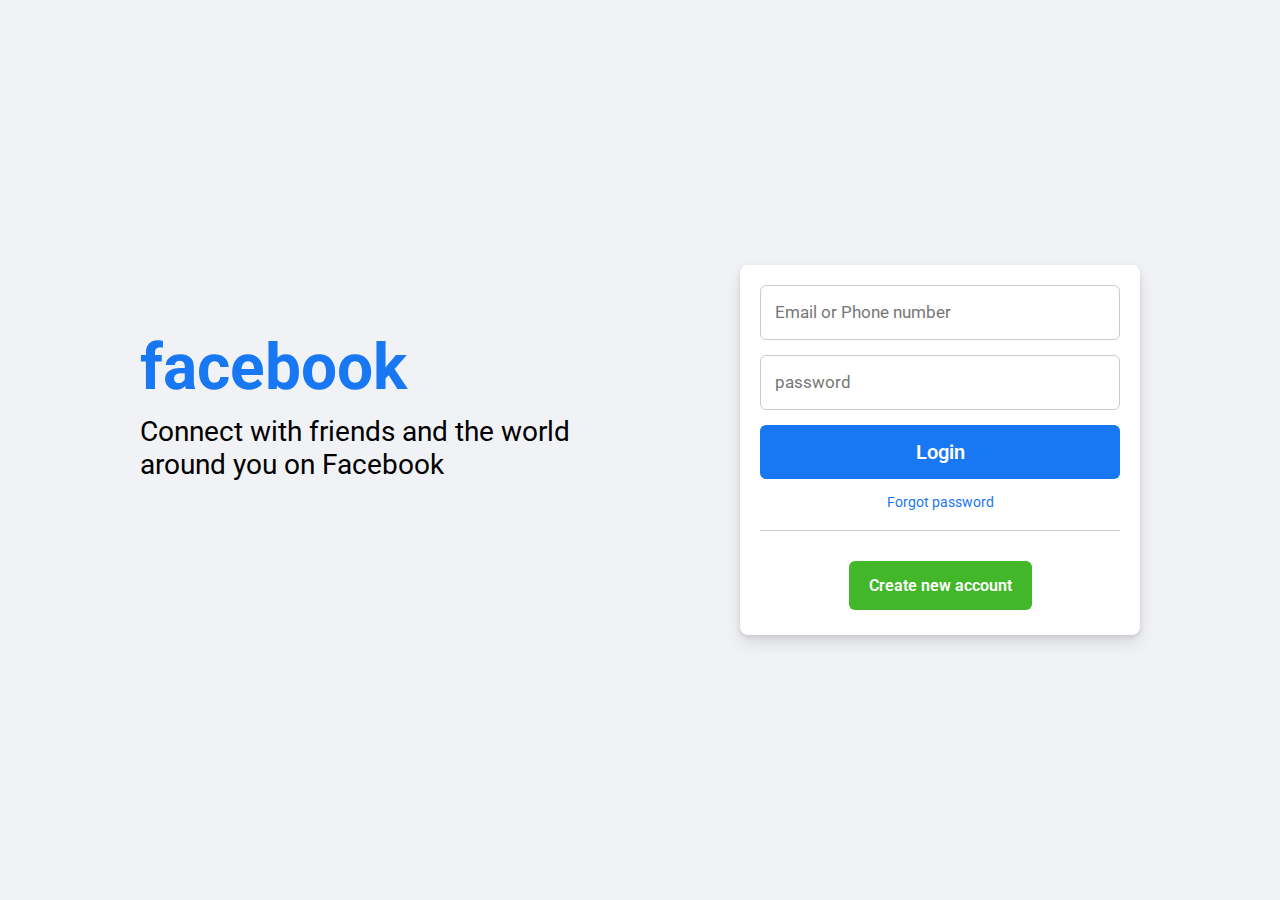
<file: website fb/index.html>
<!DOCTYPE html>
<html lang="en">
<head>
    <meta charset="UTF-8">
    <meta name="viewport" content="width=device-width, initial-scale=1.0">
    <title>Facebook Login page</title>
    <link rel="stylesheet" href="style.css">
</head>
<body>
    <div class="container flex">
      <div class="facebook-page flex">
        <div class="text">
            <h1>facebook</h1>
            <p>Connect with friends and the world</p>
            <p>around you on Facebook</p>
        </div>
        <form action="#">
            <input type="email" placeholder="Email or Phone number" required>
            <input type="password" placeholder="password" required>
            <div class="link">
                <button type="submit" class="login">Login</button>
                 <a href="#" class="forgot">Forgot password</a>
            </div>
            <hr>
            <div class="button">
                <a href="#">Create new account</a>
            </div>
        </form>
      </div>  
    </div>
    
</body>
</html>
</file>
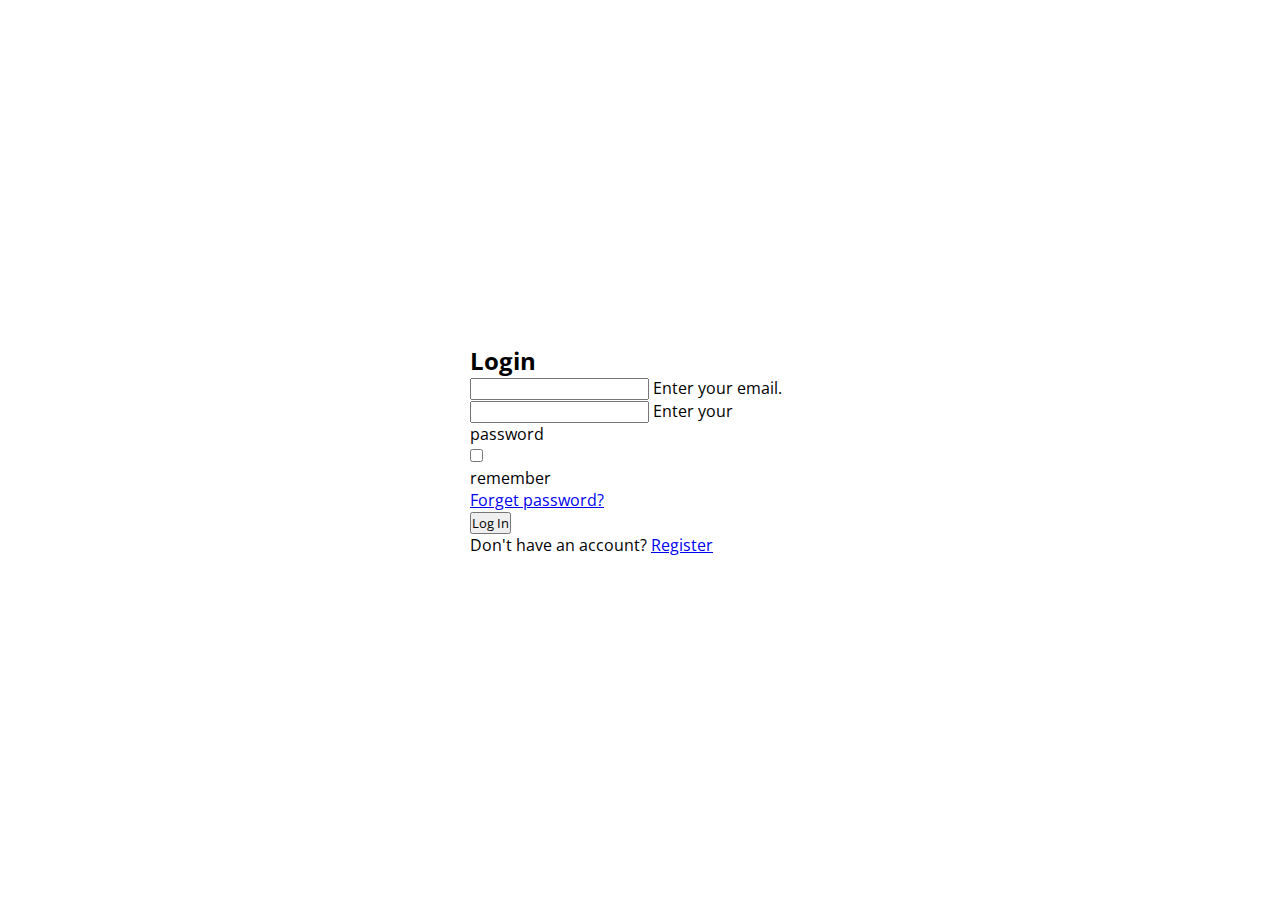
<file: website fb/glassmorphism/index.html>
<!DOCTYPE html>
<html lang="en">
<head>
    <meta charset="UTF-8">
    <meta name="viewport" content="width=device-width, initial-scale=1.0">
    <title>glassmorphism Login Form 
    </title>
    <link rel="stylesheet" href="style.css">
</head>
<body>
   <div class="wrapper">
    <form action="#">
        <h2>Login</h2>
        <div class="input-field">
            <input type="text" required>
            <label>Enter your email.</label>

        </div>
        <div class="input-field">
            <input type="password"required>
            <label>Enter your password</label>
        </div>
        <div class="forget">
            <label for="remember">
                <input type="checkbox" id="remember">
                <p>remember</p>
            </label>
            <a href="#">Forget password?</a>
        </div>
        <button type="Submit">Log In</button>
        <div class="register">
            <p>Don't have an account? <a href="#">Register</a></p>
        </div>
    </form>
   </div>    
</body>
</html>
</file>
<file: website fb/style.css>
@import url('https://fonts.googleapis.com/css2?family=Roboto:wght@300;400;500;700&display=swap');

*{
    margin: 0;
    padding: 0;
    box-sizing: border-box;
    font-family: 'Roboto',sans-serif;
}
.flex{
    display: flex;
    align-items: center;
    
}
.container{
    padding: 0 15px;
    
    min-height: 100vh;
    justify-content: center;
    background: #f0f2f5; 
}
.facebook-page{
    justify-content: space-between;
    max-width: 1000px;
    width: 100%;
   

}
.facebook-page .text{
    margin-bottom: 90px;
    background-color: blac;
}
.facebook-page h1{
    color: #1877f2;
    font-size: 4rem;
    margin-bottom: 10px;
}
.facebook-page p {
    font-size: 1.75rem;
    white-space: nowrap;
}
form{
    display: flex;
    flex-direction: column;
    background: #fff;
    border-radius: 8px;
    padding: 20px;
    box-shadow: 0 2px 4px rgba(0,0,0,0.1),
    0 8px 16px rgba(0,0,0,0.1);
    max-width: 400px;
    width: 100%;
}
form input {
    height: 55px;
    width: 100%;
    border: 1px solid #ccc;
    border-radius: 6px;
    margin-bottom: 15px;
    font-size: 1rem;
    padding: 0 14px;
}
form input:focus {
     outline: none;
     border-color: aqua;
}
::placeholder{
    color: #777;
    font-size: 1.063rem;
}
.link{
    display: flex;
    flex-direction: column;
    text-align: center;
    gap: 15px;
}
.link .login{
    border: none;
    outline: none;
    cursor: pointer;
    background: #1877f2;
    padding: 15px 0;
    border-radius: 6px;
    color: #fff;
    font-size: 1.25rem;
    font-weight: 600;
    transition: 0.25s ease;
}
.link .login:hover {
    background: #0d65d9;

}
form a {
    text-decoration: none;
}
.link .forgot {
    color: #1877f2;
    font-size: 0.875rem;
}
.link .forgot:hover {
    text-decoration: underline; 
}
hr {
    border: none;
    height: 1px;
    background-color: #ccc;
    margin-bottom: 20px;
    margin-top: 20px;
}
.button {
    margin-top: 25px;
    text-align: center;
    margin-bottom: 20px;
}
.button a {
    padding: 15px 20px;
    background: #42b72a;
    border-radius: 6px;
    color: #fff;
    font-size: 1.063;
    font-weight: 600;
    transition: 0.2s ease;
}
.button a:hover {
    background: #3ba626;
}
@media (max-width: 900px) {
    .facebook-page{
        flex-direction: column;
        text-align: center;
    }
    .facebook-page .text {
        margin-bottom: 30px;

    }
}
@media (max-width: 460px){
    .facebook-page h1 {
        font-size: 3.5rem;
    }
    .facebook-page p {
        font-size: 1.3rem;
    }
    form {
        padding: 15px;
    }
}
</file>
<file: website fb/glassmorphism/style.css>
@import url("https://fonts.googleapis.com/css2?family=Open+Sans:wght@200;300;400;500;600;700&display=swap");
*{
    margin: 0;
    padding: 0;
    box-sizing: border-box;
    font-family: "Open Sans",sans-serif;
}
body{
    display: flex;
    align-items: center;
    justify-content: center;
    min-height: 100vh;
    width: 100%;
    padding: o 10px;
    
}
body::before {
    content:"" ;
    position: absolute;
    width: 100%;
    height: 100%;
    background: url("login-hero-bg.jp"),#00;
    background-position: center;
    background-size: cover;

}

.wrapper{
    width: 400px;
    border-radius: 8px;
    padding: 30px;
    
}
</file>
